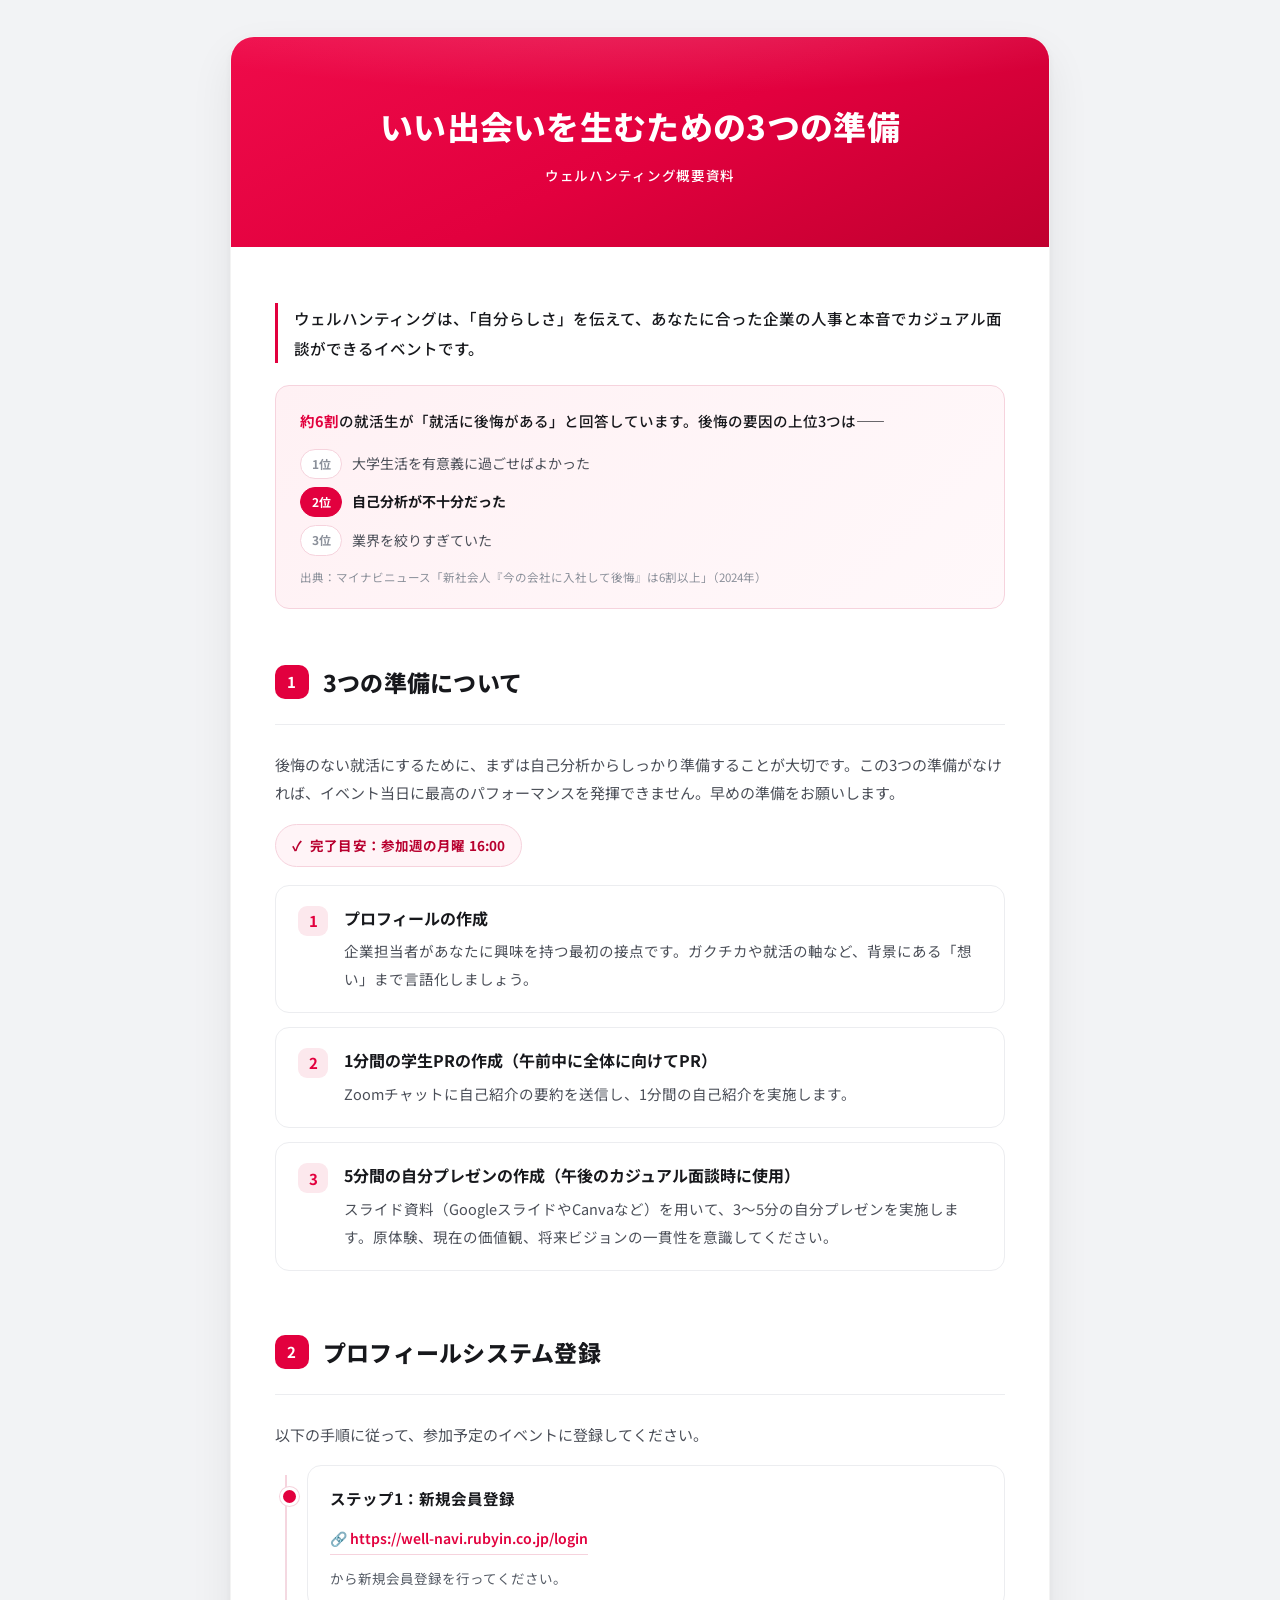
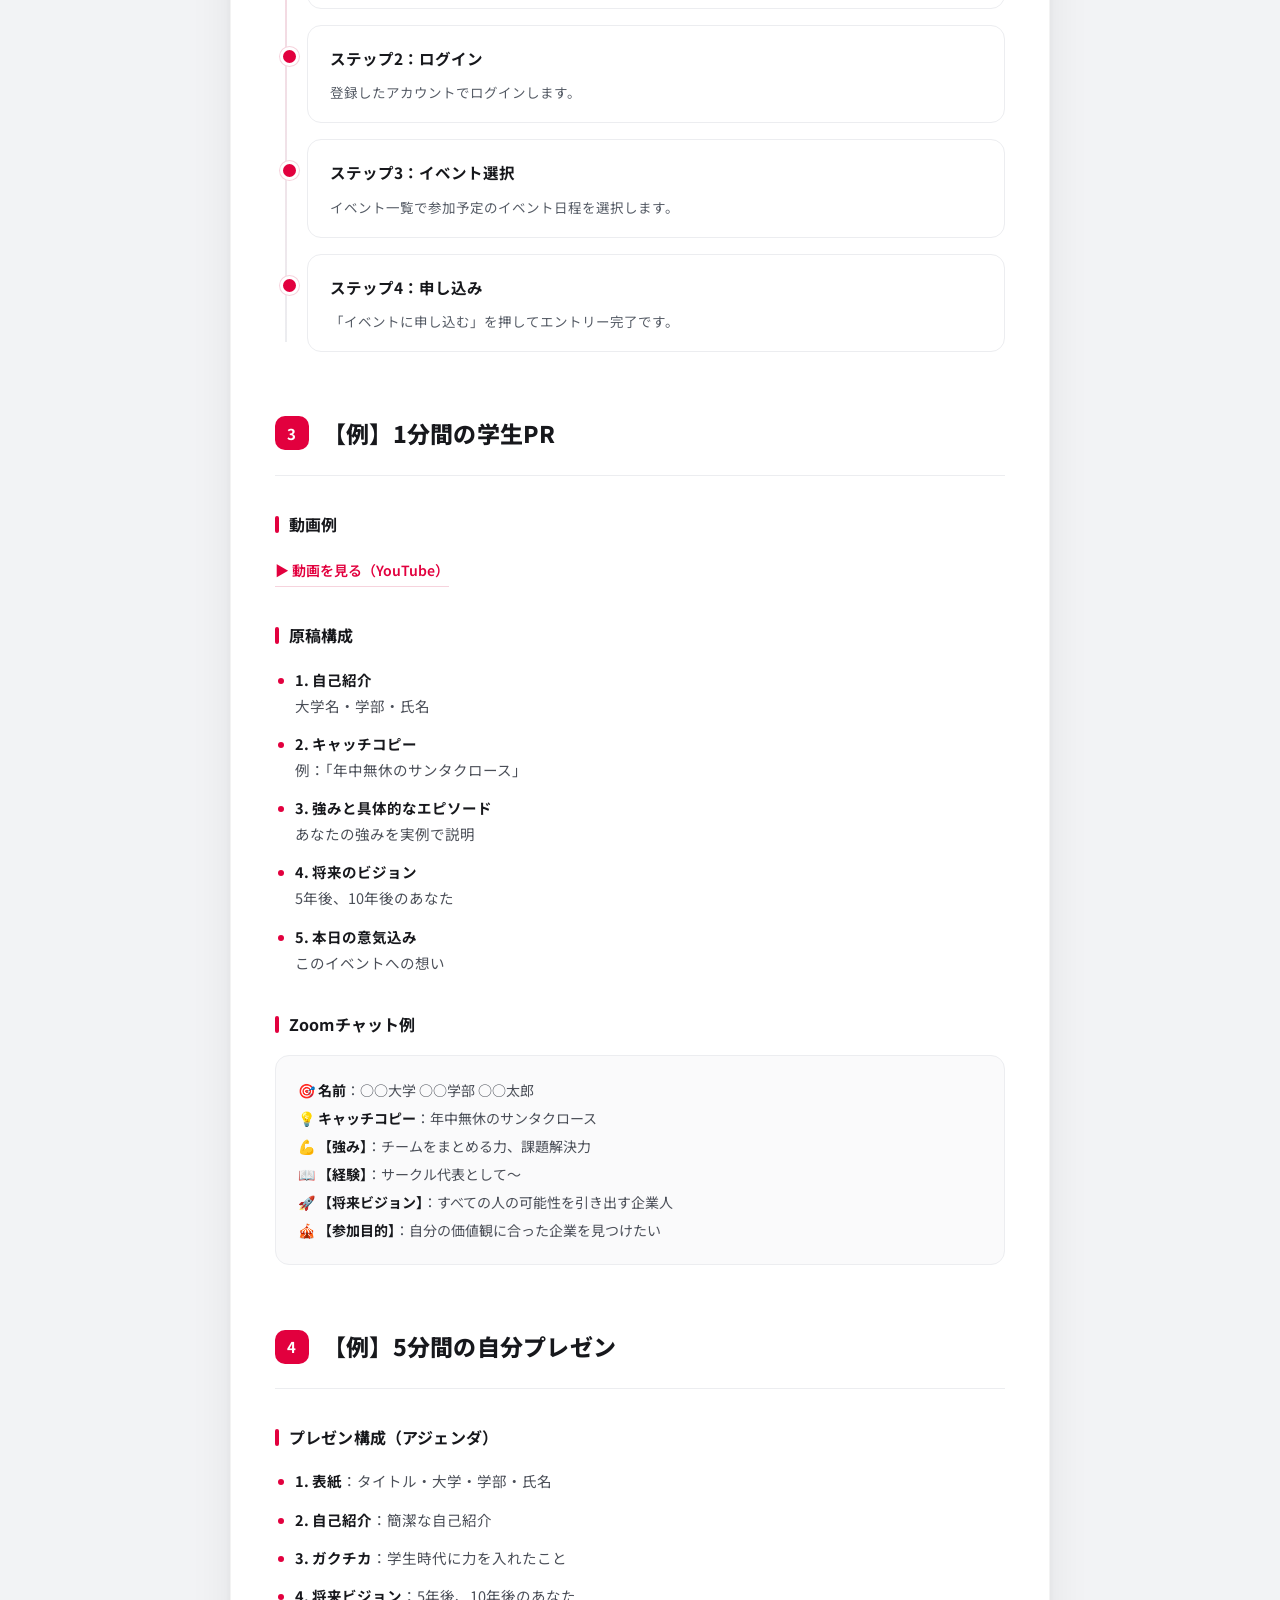
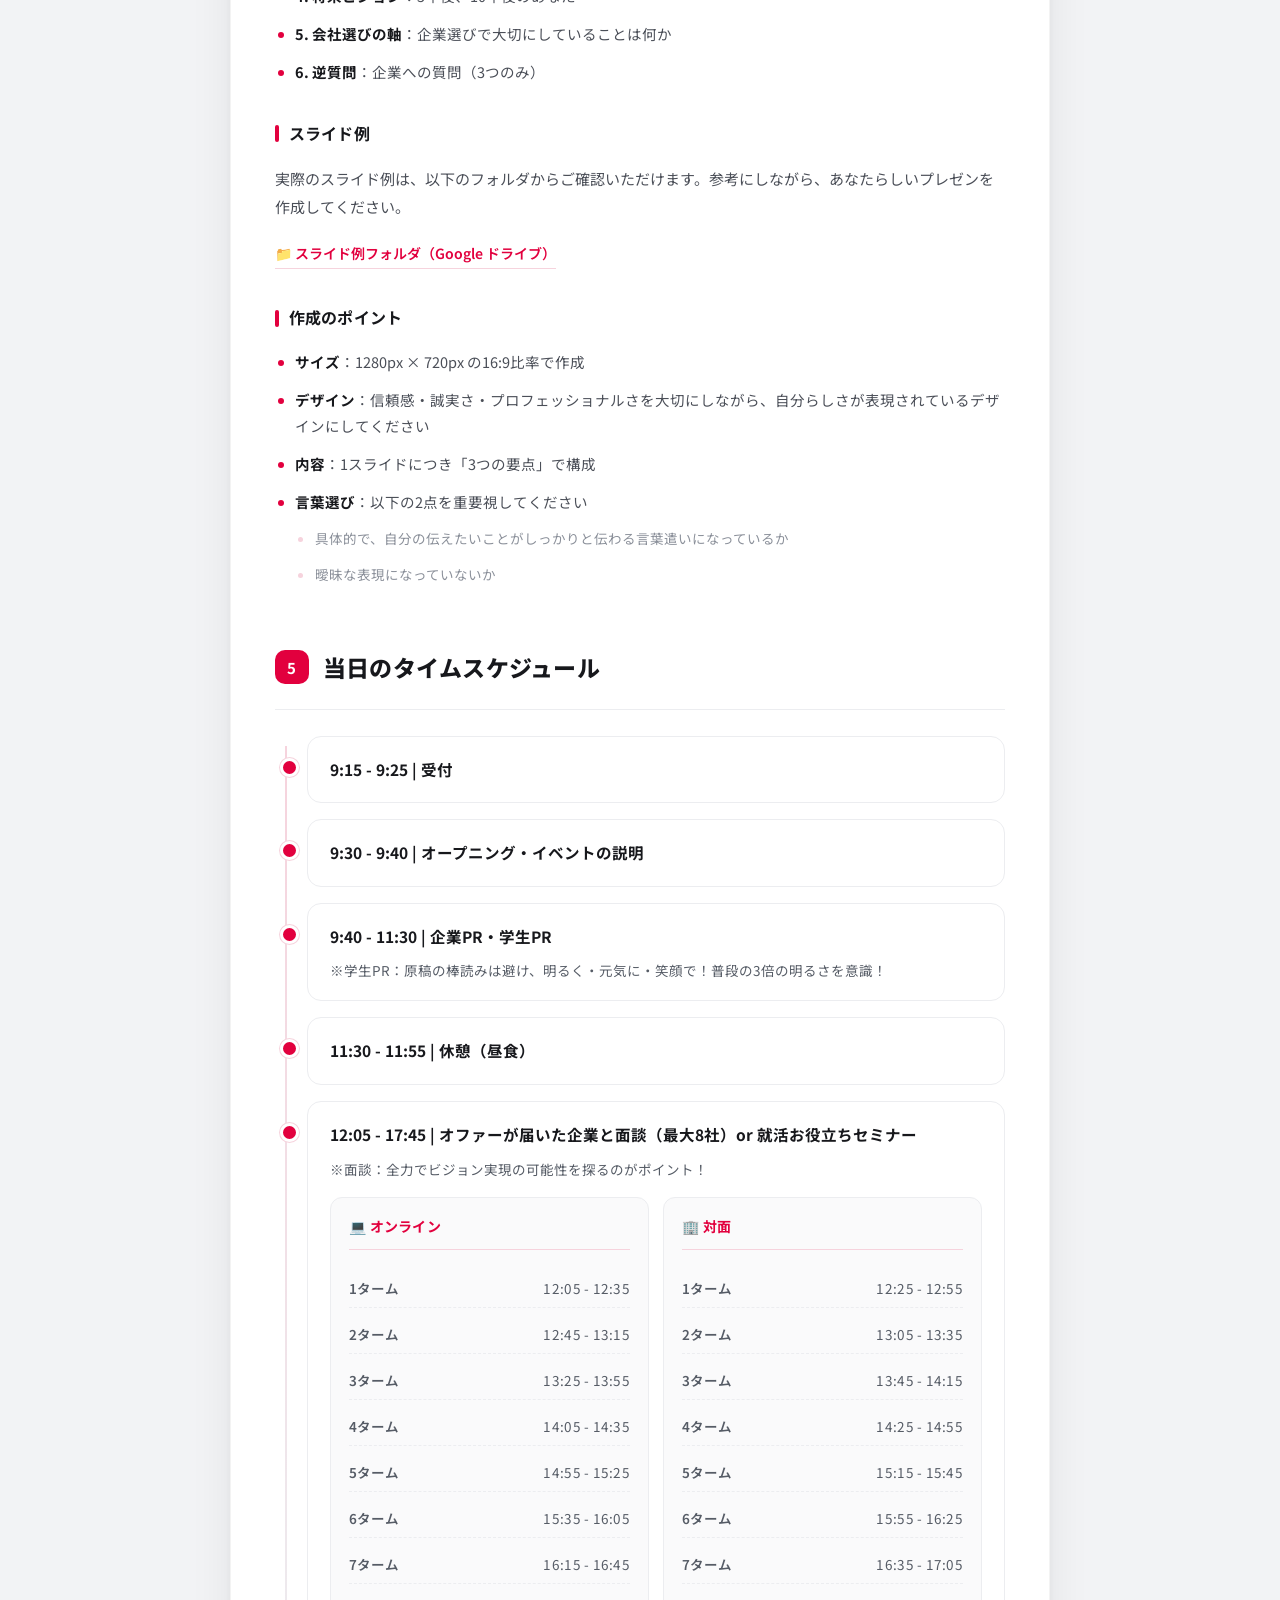
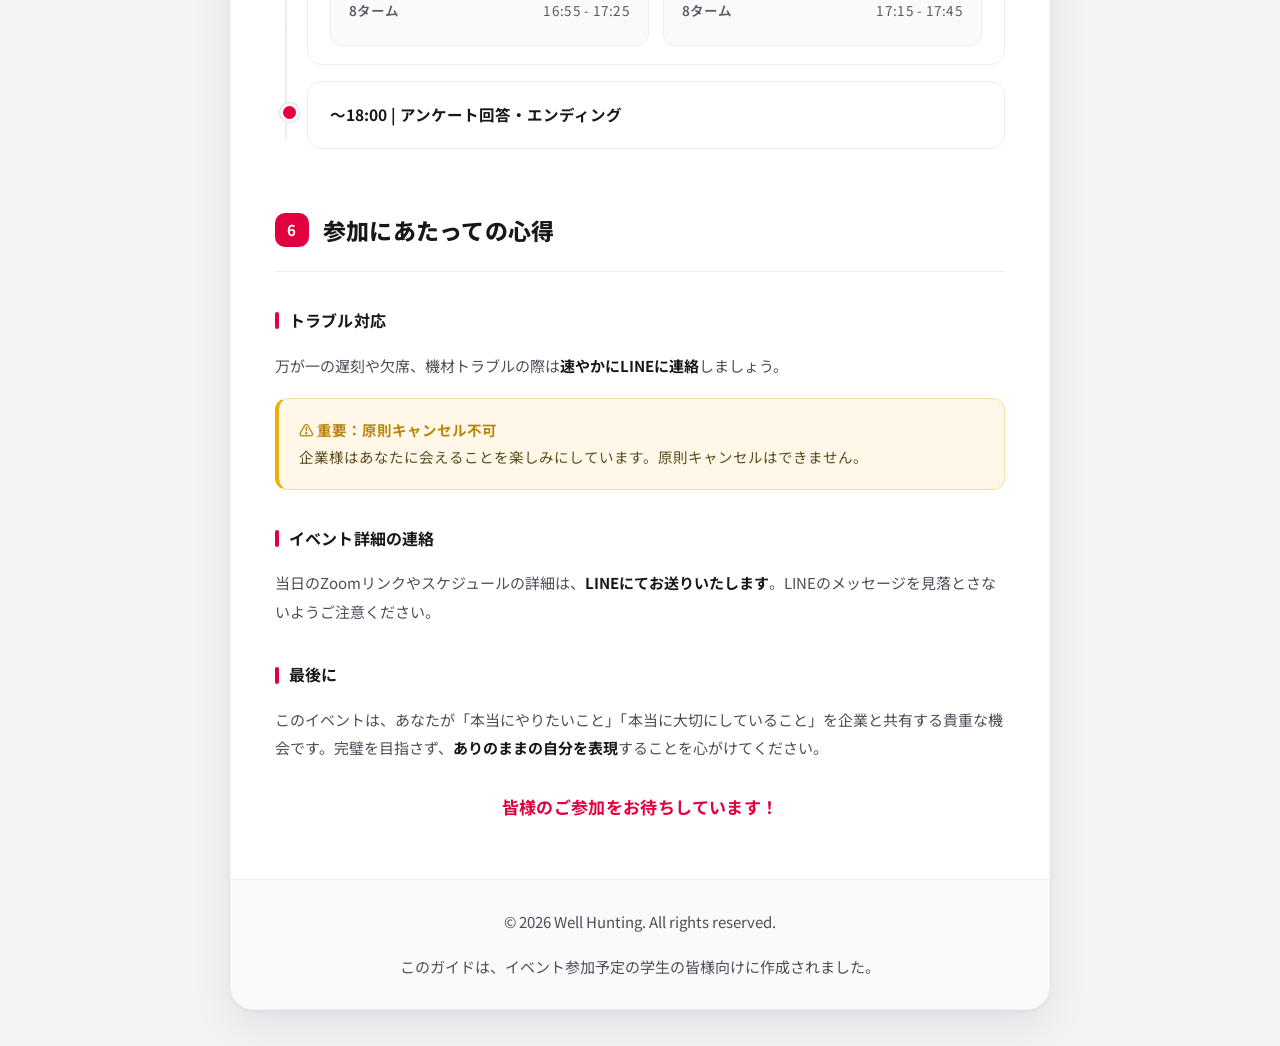
<file: event-guide.html>
<!DOCTYPE html>
<html lang="ja">
<head>
  <meta charset="UTF-8">
  <meta name="viewport" content="width=device-width, initial-scale=1.0">
  <title>ウェルハンティング概要資料</title>
  <link rel="preconnect" href="https://fonts.googleapis.com">
  <link rel="preconnect" href="https://fonts.gstatic.com" crossorigin>
  <link href="https://fonts.googleapis.com/css2?family=Noto+Sans+JP:wght@400;500;700;800&display=swap" rel="stylesheet">
  <style>
    :root {
      --red: #E2003E;
      --red-dark: #B8002F;
      --red-pale: #FCE8ED;
      --red-tint: #FFF4F7;
      --red-line: #F6D3DD;
      --ink: #17181C;
      --body: #4B4F58;
      --muted: #8B909A;
      --note: #565C66;
      --line: #ECEDF0;
      --surface: #FFFFFF;
      --surface-2: #FAFAFB;
      --page: #F2F3F5;
      --r: 14px;
      --r-lg: 24px;
      --shadow: 0 2px 6px rgba(20, 20, 30, 0.04), 0 18px 44px rgba(20, 20, 30, 0.07);
    }

    * {
      margin: 0;
      padding: 0;
      box-sizing: border-box;
    }

    body {
      font-family: 'Noto Sans JP', 'Hiragino Kaku Gothic ProN', system-ui, -apple-system, 'Segoe UI', sans-serif;
      line-height: 1.85;
      color: var(--body);
      background: var(--page);
      -webkit-font-smoothing: antialiased;
      text-rendering: optimizeLegibility;
      padding: 36px 16px;
    }

    .container {
      max-width: 820px;
      margin: 0 auto;
      background: var(--surface);
      border-radius: var(--r-lg);
      box-shadow: var(--shadow);
      overflow: hidden;
      border: 1px solid rgba(20, 20, 30, 0.05);
    }

    /* ---------- Header ---------- */
    header {
      position: relative;
      background: linear-gradient(155deg, #EF0B4A 0%, #E2003E 52%, #C0002F 100%);
      color: #fff;
      padding: 66px 40px 58px;
      text-align: center;
      overflow: hidden;
    }

    header::after {
      content: '';
      position: absolute;
      inset: 0;
      background: radial-gradient(130% 90% at 50% -25%, rgba(255, 255, 255, 0.20), transparent 58%);
      pointer-events: none;
    }

    .eyebrow {
      position: relative;
      z-index: 1;
      font-size: 12px;
      font-weight: 700;
      letter-spacing: 0.28em;
      opacity: 0.9;
      margin-bottom: 18px;
    }

    header h1 {
      position: relative;
      z-index: 1;
      font-size: 33px;
      line-height: 1.4;
      font-weight: 800;
      letter-spacing: 0.01em;
      margin-bottom: 14px;
    }

    .title-break {
      display: none;
    }

    header p {
      position: relative;
      z-index: 1;
      font-size: 13.5px;
      font-weight: 500;
      color: #fff;
      opacity: 1;
      letter-spacing: 0.05em;
    }

    /* ---------- Content ---------- */
    .content {
      padding: 56px 44px;
    }

    section {
      margin-bottom: 60px;
    }

    section:last-child {
      margin-bottom: 0;
    }

    h2 {
      display: flex;
      align-items: center;
      gap: 14px;
      font-size: 23px;
      font-weight: 800;
      color: var(--ink);
      letter-spacing: 0.01em;
      margin-bottom: 26px;
      padding-bottom: 20px;
      border-bottom: 1px solid var(--line);
    }

    .sec-num {
      flex: none;
      width: 34px;
      height: 34px;
      display: inline-flex;
      align-items: center;
      justify-content: center;
      background: var(--red);
      color: #fff;
      font-size: 15px;
      font-weight: 700;
      border-radius: 10px;
    }

    h3 {
      display: flex;
      align-items: center;
      gap: 10px;
      font-size: 16px;
      font-weight: 700;
      color: var(--ink);
      margin: 34px 0 16px;
      letter-spacing: 0.01em;
    }

    h3::before {
      content: '';
      flex: none;
      width: 4px;
      height: 17px;
      border-radius: 2px;
      background: var(--red);
    }

    p {
      font-size: 15px;
      line-height: 1.9;
      color: var(--body);
      margin-bottom: 16px;
    }

    p:last-child {
      margin-bottom: 0;
    }

    strong {
      color: var(--ink);
      font-weight: 700;
    }

    .intro {
      margin-bottom: 52px;
    }

    .lead-in {
      font-size: 15.5px;
      line-height: 1.95;
      color: var(--ink);
      font-weight: 500;
      margin-bottom: 22px;
      padding-left: 16px;
      border-left: 3px solid var(--red);
    }

    .stat-callout {
      background: linear-gradient(135deg, #FFF1F4 0%, #FFF8FA 100%);
      border: 1px solid var(--red-line);
      border-radius: 14px;
      padding: 22px 24px;
      margin-bottom: 20px;
    }

    .stat-lead {
      font-size: 14.5px;
      line-height: 1.85;
      color: var(--ink);
      font-weight: 500;
      margin: 0 0 14px;
    }

    .stat-num {
      color: var(--red);
      font-weight: 700;
    }

    .rank-list {
      list-style: none;
      margin: 0 0 12px;
      padding: 0;
      display: flex;
      flex-direction: column;
      gap: 8px;
    }

    .rank-list li {
      display: flex;
      align-items: center;
      gap: 10px;
      margin: 0;
      padding: 0;
      font-size: 14px;
      color: var(--body);
    }

    .rank {
      flex: none;
      display: inline-flex;
      align-items: center;
      justify-content: center;
      min-width: 42px;
      padding: 3px 0;
      border-radius: 999px;
      background: #fff;
      border: 1px solid var(--red-line);
      color: var(--muted);
      font-size: 12px;
      font-weight: 700;
    }

    .rank-list .rank-highlight {
      color: var(--ink);
      font-weight: 700;
    }

    .rank-list .rank-highlight .rank {
      background: var(--red);
      border-color: var(--red);
      color: #fff;
    }

    .stat-note {
      font-size: 11.5px;
      color: var(--muted);
      line-height: 1.6;
      margin: 0;
    }

    /* ---------- Deadline pill ---------- */
    .deadline {
      display: inline-flex;
      align-items: center;
      gap: 8px;
      background: var(--red-tint);
      color: var(--red-dark);
      font-weight: 700;
      font-size: 13.5px;
      letter-spacing: 0.01em;
      padding: 8px 16px;
      border-radius: 999px;
      border: 1px solid var(--red-line);
      margin-bottom: 18px;
    }

    .deadline::before {
      content: '✓';
      font-weight: 800;
    }

    /* ---------- Prep cards ---------- */
    .prep-card {
      display: flex;
      gap: 16px;
      align-items: flex-start;
      background: var(--surface);
      border: 1px solid var(--line);
      border-radius: var(--r);
      padding: 20px 22px;
      margin-bottom: 14px;
      transition: border-color 0.2s ease, box-shadow 0.2s ease, transform 0.2s ease;
    }

    .prep-card:last-child {
      margin-bottom: 0;
    }

    .prep-card:hover {
      border-color: var(--red-line);
      box-shadow: 0 8px 24px rgba(226, 0, 62, 0.08);
      transform: translateY(-2px);
    }

    .prep-num {
      flex: none;
      width: 30px;
      height: 30px;
      display: inline-flex;
      align-items: center;
      justify-content: center;
      background: var(--red-pale);
      color: var(--red);
      font-weight: 700;
      font-size: 15px;
      border-radius: 9px;
    }

    .prep-title {
      display: block;
      font-size: 16px;
      font-weight: 700;
      color: var(--ink);
      line-height: 1.6;
      margin-bottom: 6px;
    }

    .prep-body p {
      margin: 0;
      font-size: 14.5px;
      color: var(--body);
    }

    /* ---------- Buttons ---------- */
    .btn {
      display: inline-flex;
      align-items: center;
      gap: 8px;
      padding: 12px 20px;
      border-radius: 12px;
      background: var(--red);
      color: #fff;
      font-size: 14px;
      font-weight: 600;
      text-decoration: none;
      border: 1px solid var(--red);
      word-break: break-all;
      transition: background 0.2s ease, box-shadow 0.2s ease, transform 0.15s ease;
      box-shadow: 0 4px 14px rgba(226, 0, 62, 0.18);
    }

    .btn:hover {
      background: var(--red-dark);
      border-color: var(--red-dark);
      transform: translateY(-1px);
      box-shadow: 0 7px 20px rgba(226, 0, 62, 0.26);
    }

    .btn-link {
      display: inline-flex;
      align-items: center;
      gap: 7px;
      color: var(--red);
      font-size: 14px;
      font-weight: 600;
      text-decoration: none;
      word-break: break-all;
      border-bottom: 1px solid var(--red-line);
      padding-bottom: 2px;
      transition: color 0.2s ease, border-color 0.2s ease;
    }

    .btn-link:hover {
      color: var(--red-dark);
      border-color: var(--red);
    }

    /* ---------- Timeline (steps & schedule) ---------- */
    .timeline {
      position: relative;
      margin-top: 8px;
      padding-left: 32px;
    }

    .timeline::before {
      content: '';
      position: absolute;
      left: 10px;
      top: 10px;
      bottom: 10px;
      width: 2px;
      background: linear-gradient(var(--red-line), var(--line));
    }

    .timeline-item {
      position: relative;
      background: var(--surface);
      border: 1px solid var(--line);
      border-radius: var(--r);
      padding: 18px 22px;
      margin-bottom: 16px;
      transition: box-shadow 0.2s ease;
    }

    .timeline-item:last-child {
      margin-bottom: 0;
    }

    .timeline-item::before {
      content: '';
      position: absolute;
      left: -28px;
      top: 21px;
      width: 13px;
      height: 13px;
      border-radius: 50%;
      background: var(--red);
      border: 3px solid var(--surface);
      box-shadow: 0 0 0 1px var(--red-line);
    }

    .timeline-item:hover {
      box-shadow: 0 6px 18px rgba(20, 20, 30, 0.06);
    }

    .timeline-item strong {
      color: var(--ink);
      font-weight: 700;
      font-size: 15.5px;
    }

    .timeline-item .btn-link {
      margin: 12px 0 4px;
    }

    .timeline-item span {
      display: block;
      margin-top: 8px;
      font-size: 13.5px;
      color: var(--note);
      line-height: 1.7;
    }

    /* ---------- Term schedule ---------- */
    .term-schedule {
      display: flex;
      gap: 14px;
      margin-top: 16px;
      flex-wrap: wrap;
    }

    .term-group {
      flex: 1;
      min-width: 220px;
      background: var(--surface-2);
      border: 1px solid var(--line);
      border-radius: 12px;
      padding: 16px 18px;
    }

    .term-group-title {
      display: flex;
      align-items: center;
      gap: 7px;
      font-weight: 700;
      color: var(--red);
      font-size: 14px;
      letter-spacing: 0.02em;
      margin-bottom: 12px;
      padding-bottom: 10px;
      border-bottom: 1px solid var(--red-line);
    }

    .term-list {
      margin: 0;
      padding: 0;
      list-style: none;
    }

    .term-list li {
      display: flex;
      justify-content: space-between;
      align-items: center;
      padding: 7px 0;
      margin: 0;
      font-size: 13.5px;
      color: var(--body);
      border-bottom: 1px dashed var(--line);
    }

    .term-list li::before {
      display: none;
    }

    .term-list li:last-child {
      border-bottom: none;
    }

    .term-no {
      font-weight: 600;
      color: var(--ink);
    }

    .term-time {
      color: var(--note);
      font-variant-numeric: tabular-nums;
      letter-spacing: 0.02em;
    }

    /* ---------- Lists ---------- */
    ul {
      margin: 14px 0;
      padding: 0;
      list-style: none;
    }

    ul li {
      position: relative;
      padding-left: 20px;
      margin-bottom: 12px;
      font-size: 14.5px;
      line-height: 1.8;
      color: var(--body);
    }

    ul li::before {
      content: '';
      position: absolute;
      left: 3px;
      top: 11px;
      width: 6px;
      height: 6px;
      border-radius: 50%;
      background: var(--red);
    }

    ul li strong {
      color: var(--ink);
      font-weight: 700;
    }

    ul ul {
      margin: 10px 0 4px;
    }

    ul ul li {
      font-size: 13.5px;
      color: var(--muted);
    }

    ul ul li::before {
      width: 5px;
      height: 5px;
      top: 11px;
      background: var(--red-line);
    }

    /* ---------- Zoom chat sample ---------- */
    .zoom-chat-box {
      background: var(--surface-2);
      border: 1px solid var(--line);
      border-radius: 14px;
      padding: 20px 22px;
      margin-top: 14px;
      font-size: 14px;
      line-height: 2;
      color: var(--body);
    }

    .zoom-chat-box strong {
      color: var(--ink);
    }

    /* ---------- Caution ---------- */
    .caution {
      background: #FFF8E8;
      border: 1px solid #F1E2AE;
      border-left: 4px solid #E9B008;
      border-radius: 12px;
      padding: 18px 20px;
      margin: 18px 0;
      color: #5A4B1E;
      font-size: 14.5px;
      line-height: 1.85;
    }

    .caution strong {
      color: #B8860B;
    }

    /* ---------- Closing ---------- */
    .closing {
      margin-top: 28px;
      text-align: center;
      font-weight: 700;
      font-size: 17px;
      color: var(--red);
      letter-spacing: 0.02em;
    }

    /* ---------- Footer ---------- */
    footer {
      background: var(--surface-2);
      border-top: 1px solid var(--line);
      padding: 28px 40px;
      text-align: center;
      color: var(--muted);
      font-size: 12.5px;
      line-height: 1.9;
    }

    /* ---------- Responsive ---------- */
    @media (max-width: 768px) {
      body {
        padding: 16px 10px;
      }

      .container {
        border-radius: 18px;
      }

      header {
        padding: 48px 24px 40px;
      }

      header h1 {
        font-size: 25px;
      }

      .title-break {
        display: inline;
      }

      .content {
        padding: 36px 20px;
      }

      h2 {
        font-size: 19px;
      }

      .btn {
        width: 100%;
        justify-content: center;
      }

      .term-group {
        min-width: 100%;
      }

      .stat-callout {
        padding: 18px;
      }

      footer {
        padding: 24px 20px;
      }
    }
  </style>
</head>
<body>
  <div class="container">
    <header>
      <h1>いい出会いを生むための<br class="title-break">3つの準備</h1>
      <p>ウェルハンティング概要資料</p>
    </header>

    <div class="content">
      <!-- 導入 -->
      <div class="intro">
        <p class="lead-in">ウェルハンティングは、「自分らしさ」を伝えて、あなたに合った企業の人事と本音でカジュアル面談ができるイベントです。</p>

        <div class="stat-callout">
          <p class="stat-lead"><span class="stat-num">約6割</span>の就活生が「就活に後悔がある」と回答しています。後悔の要因の上位3つは——</p>
          <ol class="rank-list">
            <li><span class="rank">1位</span>大学生活を有意義に過ごせばよかった</li>
            <li class="rank-highlight"><span class="rank">2位</span>自己分析が不十分だった</li>
            <li><span class="rank">3位</span>業界を絞りすぎていた</li>
          </ol>
          <p class="stat-note">出典：マイナビニュース「新社会人『今の会社に入社して後悔』は6割以上」（2024年）</p>
        </div>
      </div>

      <!-- セクション1: 事前準備の詳細 -->
      <section>
        <h2><span class="sec-num">1</span>3つの準備について</h2>
        <p>後悔のない就活にするために、まずは自己分析からしっかり準備することが大切です。この3つの準備がなければ、イベント当日に最高のパフォーマンスを発揮できません。早めの準備をお願いします。</p>
        <div class="deadline">完了目安：参加週の月曜 16:00</div>

        <div class="prep-card">
          <span class="prep-num">1</span>
          <div class="prep-body">
            <span class="prep-title">プロフィールの作成</span>
            <p>企業担当者があなたに興味を持つ最初の接点です。ガクチカや就活の軸など、背景にある「想い」まで言語化しましょう。</p>
          </div>
        </div>

        <div class="prep-card">
          <span class="prep-num">2</span>
          <div class="prep-body">
            <span class="prep-title">1分間の学生PRの作成（午前中に全体に向けてPR）</span>
            <p>Zoomチャットに自己紹介の要約を送信し、1分間の自己紹介を実施します。</p>
          </div>
        </div>

        <div class="prep-card">
          <span class="prep-num">3</span>
          <div class="prep-body">
            <span class="prep-title">5分間の自分プレゼンの作成（午後のカジュアル面談時に使用）</span>
            <p>スライド資料（GoogleスライドやCanvaなど）を用いて、3〜5分の自分プレゼンを実施します。原体験、現在の価値観、将来ビジョンの一貫性を意識してください。</p>
          </div>
        </div>
      </section>

      <!-- セクション2: プロフィールシステム登録 -->
      <section>
        <h2><span class="sec-num">2</span>プロフィールシステム登録</h2>
        <p>以下の手順に従って、参加予定のイベントに登録してください。</p>

        <div class="timeline">
          <div class="timeline-item">
            <strong>ステップ1：新規会員登録</strong><br>
            <a class="btn-link" href="https://well-navi.rubyin.co.jp/login" target="_blank" rel="noopener noreferrer">🔗 https://well-navi.rubyin.co.jp/login</a>
            <span>から新規会員登録を行ってください。</span>
          </div>

          <div class="timeline-item">
            <strong>ステップ2：ログイン</strong>
            <span>登録したアカウントでログインします。</span>
          </div>

          <div class="timeline-item">
            <strong>ステップ3：イベント選択</strong>
            <span>イベント一覧で参加予定のイベント日程を選択します。</span>
          </div>

          <div class="timeline-item">
            <strong>ステップ4：申し込み</strong>
            <span>「イベントに申し込む」を押してエントリー完了です。</span>
          </div>
        </div>
      </section>

      <!-- セクション3: 1分間の学生PR -->
      <section>
        <h2><span class="sec-num">3</span>【例】1分間の学生PR</h2>

        <h3>動画例</h3>
        <a class="btn-link" href="https://youtu.be/gCmm0MzcocI?si=nJa31APxRirK8lSg" target="_blank" rel="noopener noreferrer">▶️ 動画を見る（YouTube）</a>

        <h3>原稿構成</h3>
        <ul>
          <li><strong>1. 自己紹介</strong><br>大学名・学部・氏名</li>
          <li><strong>2. キャッチコピー</strong><br>例：「年中無休のサンタクロース」</li>
          <li><strong>3. 強みと具体的なエピソード</strong><br>あなたの強みを実例で説明</li>
          <li><strong>4. 将来のビジョン</strong><br>5年後、10年後のあなた</li>
          <li><strong>5. 本日の意気込み</strong><br>このイベントへの想い</li>
        </ul>

        <h3>Zoomチャット例</h3>
        <div class="zoom-chat-box">
          🎯 <strong>名前</strong>：○○大学 ○○学部 ○○太郎<br>
          💡 <strong>キャッチコピー</strong>：年中無休のサンタクロース<br>
          💪 <strong>【強み】</strong>：チームをまとめる力、課題解決力<br>
          📖 <strong>【経験】</strong>：サークル代表として〜<br>
          🚀 <strong>【将来ビジョン】</strong>：すべての人の可能性を引き出す企業人<br>
          🎪 <strong>【参加目的】</strong>：自分の価値観に合った企業を見つけたい
        </div>
      </section>

      <!-- セクション4: 5分間の自分プレゼン -->
      <section>
        <h2><span class="sec-num">4</span>【例】5分間の自分プレゼン</h2>

        <h3>プレゼン構成（アジェンダ）</h3>
        <ul>
          <li><strong>1. 表紙</strong>：タイトル・大学・学部・氏名</li>
          <li><strong>2. 自己紹介</strong>：簡潔な自己紹介</li>
          <li><strong>3. ガクチカ</strong>：学生時代に力を入れたこと</li>
          <li><strong>4. 将来ビジョン</strong>：5年後、10年後のあなた</li>
          <li><strong>5. 会社選びの軸</strong>：企業選びで大切にしていることは何か</li>
          <li><strong>6. 逆質問</strong>：企業への質問（3つのみ）</li>
        </ul>

        <h3>スライド例</h3>
        <p>実際のスライド例は、以下のフォルダからご確認いただけます。参考にしながら、あなたらしいプレゼンを作成してください。</p>
        <a class="btn-link" href="https://drive.google.com/drive/folders/1Sb9uUFVWqyydcLYPaBZC5Ke501LjK9V9?usp=drive_link" target="_blank" rel="noopener noreferrer">📁 スライド例フォルダ（Google ドライブ）</a>

        <h3>作成のポイント</h3>
        <ul>
          <li><strong>サイズ</strong>：1280px × 720px の16:9比率で作成</li>
          <li><strong>デザイン</strong>：信頼感・誠実さ・プロフェッショナルさを大切にしながら、自分らしさが表現されているデザインにしてください</li>
          <li><strong>内容</strong>：1スライドにつき「3つの要点」で構成</li>
          <li><strong>言葉選び</strong>：以下の2点を重要視してください
            <ul>
              <li>具体的で、自分の伝えたいことがしっかりと伝わる言葉遣いになっているか</li>
              <li>曖昧な表現になっていないか</li>
            </ul>
          </li>
        </ul>
      </section>

      <!-- セクション5: 当日スケジュール -->
      <section>
        <h2><span class="sec-num">5</span>当日のタイムスケジュール</h2>

        <div class="timeline">
          <div class="timeline-item">
            <strong>9:15 - 9:25 | 受付</strong>
          </div>

          <div class="timeline-item">
            <strong>9:30 - 9:40 | オープニング・イベントの説明</strong>
          </div>

          <div class="timeline-item">
            <strong>9:40 - 11:30 | 企業PR・学生PR</strong>
            <span>※学生PR：原稿の棒読みは避け、明るく・元気に・笑顔で！普段の3倍の明るさを意識！</span>
          </div>

          <div class="timeline-item">
            <strong>11:30 - 11:55 | 休憩（昼食）</strong>
          </div>

          <div class="timeline-item">
            <strong>12:05 - 17:45 | オファーが届いた企業と面談（最大8社）or 就活お役立ちセミナー</strong>
            <span>※面談：全力でビジョン実現の可能性を探るのがポイント！</span>
            <div class="term-schedule">
              <div class="term-group">
                <div class="term-group-title">💻 オンライン</div>
                <ul class="term-list">
                  <li><span class="term-no">1ターム</span><span class="term-time">12:05 - 12:35</span></li>
                  <li><span class="term-no">2ターム</span><span class="term-time">12:45 - 13:15</span></li>
                  <li><span class="term-no">3ターム</span><span class="term-time">13:25 - 13:55</span></li>
                  <li><span class="term-no">4ターム</span><span class="term-time">14:05 - 14:35</span></li>
                  <li><span class="term-no">5ターム</span><span class="term-time">14:55 - 15:25</span></li>
                  <li><span class="term-no">6ターム</span><span class="term-time">15:35 - 16:05</span></li>
                  <li><span class="term-no">7ターム</span><span class="term-time">16:15 - 16:45</span></li>
                  <li><span class="term-no">8ターム</span><span class="term-time">16:55 - 17:25</span></li>
                </ul>
              </div>
              <div class="term-group">
                <div class="term-group-title">🏢 対面</div>
                <ul class="term-list">
                  <li><span class="term-no">1ターム</span><span class="term-time">12:25 - 12:55</span></li>
                  <li><span class="term-no">2ターム</span><span class="term-time">13:05 - 13:35</span></li>
                  <li><span class="term-no">3ターム</span><span class="term-time">13:45 - 14:15</span></li>
                  <li><span class="term-no">4ターム</span><span class="term-time">14:25 - 14:55</span></li>
                  <li><span class="term-no">5ターム</span><span class="term-time">15:15 - 15:45</span></li>
                  <li><span class="term-no">6ターム</span><span class="term-time">15:55 - 16:25</span></li>
                  <li><span class="term-no">7ターム</span><span class="term-time">16:35 - 17:05</span></li>
                  <li><span class="term-no">8ターム</span><span class="term-time">17:15 - 17:45</span></li>
                </ul>
              </div>
            </div>
          </div>

          <div class="timeline-item">
            <strong>〜18:00 | アンケート回答・エンディング</strong>
          </div>
        </div>
      </section>

      <!-- セクション6: 参加にあたっての心得 -->
      <section>
        <h2><span class="sec-num">6</span>参加にあたっての心得</h2>

        <h3>トラブル対応</h3>
        <p>万が一の遅刻や欠席、機材トラブルの際は<strong>速やかにLINEに連絡</strong>しましょう。</p>

        <div class="caution">
          <strong>⚠️ 重要：原則キャンセル不可</strong><br>
          企業様はあなたに会えることを楽しみにしています。原則キャンセルはできません。
        </div>

        <h3>イベント詳細の連絡</h3>
        <p>当日のZoomリンクやスケジュールの詳細は、<strong>LINEにてお送りいたします</strong>。LINEのメッセージを見落とさないようご注意ください。</p>

        <h3>最後に</h3>
        <p>このイベントは、あなたが「本当にやりたいこと」「本当に大切にしていること」を企業と共有する貴重な機会です。完璧を目指さず、<strong>ありのままの自分を表現</strong>することを心がけてください。</p>
        <p class="closing">皆様のご参加をお待ちしています！</p>
      </section>
    </div>

    <footer>
      <p>© 2026 Well Hunting. All rights reserved.</p>
      <p>このガイドは、イベント参加予定の学生の皆様向けに作成されました。</p>
    </footer>
  </div>
</body>
</html>
</file>
